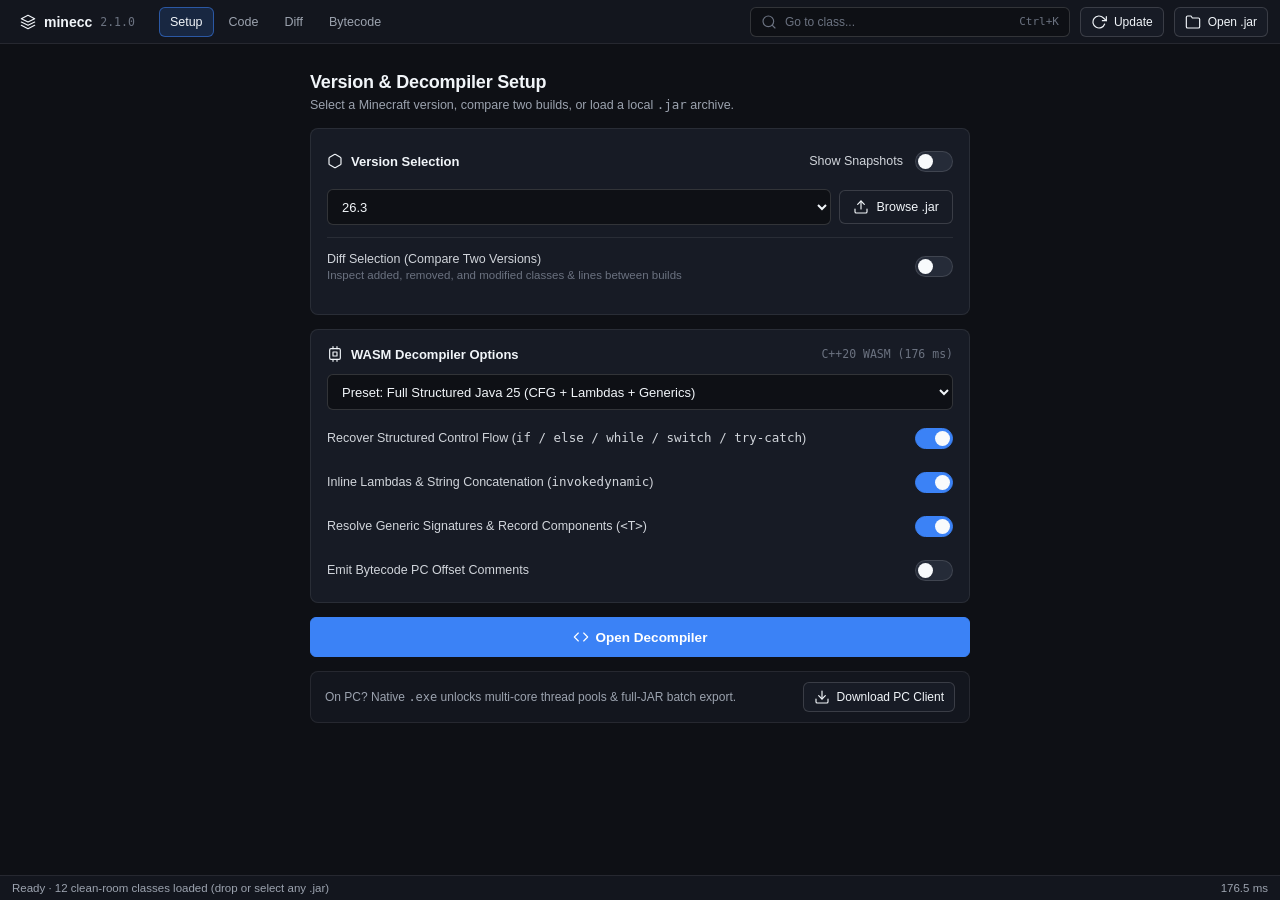
<file: docs/index.html>
<!DOCTYPE html>
<html lang="en">
<head>
  <meta charset="UTF-8" />
  <meta name="viewport" content="width=device-width, initial-scale=1.0, viewport-fit=cover" />
  <title>minecc — C++20 &amp; WASM Java Decompiler</title>
  <link rel="stylesheet" href="./style.css" />
</head>
<body>
  <input type="file" id="jarFileInput" accept=".jar,.zip,.class" hidden />
  <input type="file" id="baseJarInput" accept=".jar,.zip" hidden />

  <div class="app-shell">
    <!-- Clean Top Bar -->
    <header class="topbar">
      <button class="brand-btn" id="btnHome" type="button" title="Home Setup">
        <svg class="ic" viewBox="0 0 24 24"><polygon points="12 2 2 7 12 12 22 7 12 2"/><polyline points="2 17 12 22 22 17"/><polyline points="2 12 12 17 22 12"/></svg>
        <span>minecc</span>
        <span class="ver-tag">2.1.0</span>
      </button>

      <nav class="nav-pills" aria-label="Views">
        <button class="pill-btn active" data-nav="home" type="button">Setup</button>
        <button class="pill-btn" data-nav="code" type="button">Code</button>
        <button class="pill-btn" data-nav="diff" type="button">Diff</button>
        <button class="pill-btn" data-nav="disasm" type="button">Bytecode</button>
      </nav>

      <div class="top-spacer"></div>

      <button class="search-trigger" id="btnOpenSearch" type="button">
        <svg class="ic" viewBox="0 0 24 24"><circle cx="11" cy="11" r="8"/><line x1="21" y1="21" x2="16.65" y2="16.65"/></svg>
        <span>Go to class...</span>
        <kbd>Ctrl+K</kbd>
      </button>

      <button class="btn btn-sm" id="btnCheckUpdate" type="button" title="Check GitHub Updates">
        <svg class="ic" viewBox="0 0 24 24"><polyline points="23 4 23 10 17 10"/><path d="M20.49 15a9 9 0 1 1-2.12-9.36L23 10"/></svg>
        <span class="hide-mobile">Update</span>
      </button>

      <button class="btn btn-sm" id="btnTopOpenJar" type="button">
        <svg class="ic" viewBox="0 0 24 24"><path d="M22 19a2 2 0 0 1-2 2H4a2 2 0 0 1-2-2V5a2 2 0 0 1 2-2h5l2 3h9a2 2 0 0 1 2 2z"/></svg>
        <span>Open .jar</span>
      </button>
    </header>

    <!-- Main Stage -->
    <main class="main-stage">
      <!-- 1. CLEAN DEVELOPER HOME SCREEN (Version + Snapshots + Diff + WASM Decompiler Options) -->
      <section class="home-view" id="homeView">
        <div class="setup-container">
          <div class="setup-header">
            <h1>Version &amp; Decompiler Setup</h1>
            <p>Select a Minecraft version, compare two builds, or load a local <code>.jar</code> archive.</p>
          </div>

          <!-- Card 1: Version Selection + Show Snapshots + Diff Selection -->
          <div class="card">
            <div class="card-row-head">
              <div class="card-title">
                <svg class="ic" viewBox="0 0 24 24"><path d="M21 16V8a2 2 0 0 0-1-1.73l-7-4a2 2 0 0 0-2 0l-7 4A2 2 0 0 0 3 8v8a2 2 0 0 0 1 1.73l7 4a2 2 0 0 0 2 0l7-4A2 2 0 0 0 21 16z"/></svg>
                <span>Version Selection</span>
              </div>
              <label class="switch-row">
                <span class="switch-label">Show Snapshots</span>
                <span class="switch">
                  <input type="checkbox" id="chkSnapshots" />
                  <span class="switch-track"><span class="switch-knob"></span></span>
                </span>
              </label>
            </div>

            <div class="form-grid">
              <select class="select-ctrl" id="selTargetVersion" aria-label="Target Minecraft Version"></select>
              <button class="btn" id="btnPickTargetJar" type="button">
                <svg class="ic" viewBox="0 0 24 24"><path d="M21 15v4a2 2 0 0 1-2 2H5a2 2 0 0 1-2-2v-4"/><polyline points="17 8 12 3 7 8"/><line x1="12" y1="3" x2="12" y2="15"/></svg>
                <span id="lblTargetJar">Browse .jar</span>
              </button>
            </div>

            <div class="divider"></div>

            <!-- Diff Selection Toggle -->
            <label class="switch-row">
              <span>
                <span class="switch-label">Diff Selection (Compare Two Versions)</span>
                <span class="switch-sub">Inspect added, removed, and modified classes &amp; lines between builds</span>
              </span>
              <span class="switch">
                <input type="checkbox" id="chkDiffMode" />
                <span class="switch-track"><span class="switch-knob"></span></span>
              </span>
            </label>

            <div class="collapse-wrap" id="diffPanel">
              <div class="collapse-inner">
                <div class="form-grid">
                  <select class="select-ctrl" id="selBaseVersion" aria-label="Base Version for Diff"></select>
                  <button class="btn" id="btnPickBaseJar" type="button">
                    <svg class="ic" viewBox="0 0 24 24"><circle cx="18" cy="18" r="3"/><circle cx="6" cy="6" r="3"/><path d="M13 6h3a2 2 0 0 1 2 2v7"/><line x1="6" y1="9" x2="6" y2="21"/></svg>
                    <span id="lblBaseJar">Base .jar</span>
                  </button>
                </div>
              </div>
            </div>
          </div>

          <!-- Card 2: WASM Decompiler Options -->
          <div class="card">
            <div class="card-row-head">
              <div class="card-title">
                <svg class="ic" viewBox="0 0 24 24"><rect x="4" y="4" width="16" height="16" rx="2"/><rect x="9" y="9" width="6" height="6"/><line x1="9" y1="1" x2="9" y2="4"/><line x1="15" y1="1" x2="15" y2="4"/><line x1="9" y1="20" x2="9" y2="23"/><line x1="15" y1="20" x2="15" y2="23"/></svg>
                <span>WASM Decompiler Options</span>
              </div>
              <span class="ver-tag" id="wasmBadge">C++20 WASM Ready</span>
            </div>

            <select class="select-ctrl" id="selWasmPreset" aria-label="WASM Optimization Preset">
              <option value="full">Preset: Full Structured Java 25 (CFG + Lambdas + Generics)</option>
              <option value="fast">Preset: Fast Interactive Web Mode (Low Memory)</option>
              <option value="ir">Preset: Stack IR + Bytecode Offsets</option>
            </select>

            <label class="switch-row">
              <span class="switch-label">Recover Structured Control Flow (<code>if / else / while / switch / try-catch</code>)</span>
              <span class="switch"><input type="checkbox" id="optCfg" checked /><span class="switch-track"><span class="switch-knob"></span></span></span>
            </label>

            <label class="switch-row">
              <span class="switch-label">Inline Lambdas &amp; String Concatenation (<code>invokedynamic</code>)</span>
              <span class="switch"><input type="checkbox" id="optLambdas" checked /><span class="switch-track"><span class="switch-knob"></span></span></span>
            </label>

            <label class="switch-row">
              <span class="switch-label">Resolve Generic Signatures &amp; Record Components (<code>&lt;T&gt;</code>)</span>
              <span class="switch"><input type="checkbox" id="optGenerics" checked /><span class="switch-track"><span class="switch-knob"></span></span></span>
            </label>

            <label class="switch-row">
              <span class="switch-label">Emit Bytecode PC Offset Comments</span>
              <span class="switch"><input type="checkbox" id="optPc" /><span class="switch-track"><span class="switch-knob"></span></span></span>
            </label>
          </div>

          <!-- Primary Launch Button -->
          <div class="action-bar">
            <button class="btn btn-primary" id="btnLaunchStudio" type="button">
              <svg class="ic" viewBox="0 0 24 24"><polyline points="16 18 22 12 16 6"/><polyline points="8 6 2 12 8 18"/></svg>
              <span id="lblLaunchBtn">Open Decompiler</span>
            </button>
          </div>

          <!-- PC Client Note -->
          <div class="pc-note">
            <span>On PC? Native <code>.exe</code> unlocks multi-core thread pools &amp; full-JAR batch export.</span>
            <a class="btn btn-sm" href="https://github.com/92mxs21/minecc/releases/latest" target="_blank" rel="noopener">
              <svg class="ic" viewBox="0 0 24 24"><path d="M21 15v4a2 2 0 0 1-2 2H5a2 2 0 0 1-2-2v-4"/><polyline points="7 10 12 15 17 10"/><line x1="12" y1="15" x2="12" y2="3"/></svg>
              <span>Download PC Client</span>
            </a>
          </div>
        </div>
      </section>

      <!-- 2. ZERO-LAG DECOMPILER & DIFF WORKSPACE -->
      <section class="studio-view" id="studioView" data-mpane="code" hidden>
        <!-- Left Class / Diff List -->
        <aside class="pane pane-left">
          <div class="pane-head">
            <input class="filter-input" id="txtClassFilter" type="search" placeholder="Filter classes..." autocomplete="off" />
          </div>
          <div class="scroll-list" id="classList"></div>
        </aside>

        <!-- Center Code / Diff / Bytecode View -->
        <section class="pane pane-center">
          <div class="editor-bar">
            <div class="class-path" id="lblActivePath">net/minecraft/DetectedVersion.java</div>
            <div class="mode-tabs">
              <button class="pill-btn active" data-tab="code" type="button">Code</button>
              <button class="pill-btn" data-tab="diff" type="button">Diff</button>
              <button class="pill-btn" data-tab="disasm" type="button">Bytecode</button>
            </div>
          </div>
          <div class="code-scroller" id="codeScroller"></div>
        </section>

        <!-- Right Outline & XRefs -->
        <aside class="pane pane-right">
          <div class="pane-head">
            <strong style="font-size:12px;">Methods &amp; XRefs</strong>
          </div>
          <div class="scroll-list" id="outlineList"></div>
        </aside>
      </section>
    </main>

    <!-- Desktop Status Bar -->
    <footer class="statusbar">
      <span id="statusText">C++20 WebAssembly Engine initializing...</span>
      <span id="perfText">0.0 ms</span>
    </footer>

    <!-- Phone / Mobile Auto-Resized Bottom Bar -->
    <nav class="mobile-nav" id="mobileNav" aria-label="Mobile Navigation">
      <button class="mnav-btn active" data-mnav="home" type="button">
        <svg class="ic" viewBox="0 0 24 24"><polygon points="12 2 2 7 12 12 22 7 12 2"/><polyline points="2 12 12 17 22 12"/></svg>
        <span>Setup</span>
      </button>
      <button class="mnav-btn" data-mnav="classes" type="button">
        <svg class="ic" viewBox="0 0 24 24"><line x1="8" y1="6" x2="21" y2="6"/><line x1="8" y1="12" x2="21" y2="12"/><line x1="8" y1="18" x2="21" y2="18"/><line x1="3" y1="6" x2="3.01" y2="6"/><line x1="3" y1="12" x2="3.01" y2="12"/><line x1="3" y1="18" x2="3.01" y2="18"/></svg>
        <span>Classes</span>
      </button>
      <button class="mnav-btn" data-mnav="code" type="button">
        <svg class="ic" viewBox="0 0 24 24"><polyline points="16 18 22 12 16 6"/><polyline points="8 6 2 12 8 18"/></svg>
        <span>Code</span>
      </button>
      <button class="mnav-btn" data-mnav="outline" type="button">
        <svg class="ic" viewBox="0 0 24 24"><circle cx="18" cy="18" r="3"/><circle cx="6" cy="6" r="3"/><path d="M13 6h3a2 2 0 0 1 2 2v7"/><line x1="6" y1="9" x2="6" y2="21"/></svg>
        <span>Outline</span>
      </button>
    </nav>
  </div>

  <!-- Startup Auto-Updater Toast (`yoooo brooo update (pls update fixes things)`) -->
  <aside class="update-toast" id="updateToast" role="status" aria-live="polite">
    <div class="upd-top">
      <svg class="ic" style="color:var(--accent);width:20px;height:20px;margin-top:1px;" viewBox="0 0 24 24">
        <path d="M21 15v4a2 2 0 0 1-2 2H5a2 2 0 0 1-2-2v-4"/><polyline points="7 10 12 15 17 10"/><line x1="12" y1="15" x2="12" y2="3"/>
      </svg>
      <div>
        <div class="upd-head" id="updHeadline">yoooo brooo update (pls update fixes things)</div>
        <div class="upd-sub" id="updDetail">Checking GitHub Releases...</div>
      </div>
      <button class="upd-close" id="btnCloseUpdate" type="button" aria-label="Dismiss">
        <svg class="ic" viewBox="0 0 24 24"><line x1="18" y1="6" x2="6" y2="18"/><line x1="6" y1="6" x2="18" y2="18"/></svg>
      </button>
    </div>
    <div class="upd-actions">
      <a class="btn btn-sm btn-primary" id="btnUpdateNow" href="https://github.com/92mxs21/minecc/releases/latest" target="_blank" rel="noopener">
        Update Now
      </a>
      <button class="btn btn-sm" id="btnDismissUpdate2" type="button">Later</button>
    </div>
  </aside>

  <!-- Quick Search Modal (`Ctrl+K`) -->
  <div class="modal-backdrop" id="searchModal" hidden>
    <div class="modal-box">
      <input class="modal-input" id="txtQuickSearch" type="search" placeholder="Search classes..." autocomplete="off" />
      <div class="scroll-list" id="quickSearchList" style="max-height:320px;"></div>
    </div>
  </div>

  <script src="./app.js"></script>
</body>
</html>
</file>
<file: docs/style.css>
/* docs/style.css — Clean Non-AI Developer UI + Automatic Phone Responsive Layout */
:root {
  --bg-0: #0e1015;
  --bg-1: #13161e;
  --bg-2: #171b25;
  --bg-3: #1e2431;
  --bg-sel: rgba(59, 130, 246, 0.16);
  --border: rgba(255, 255, 255, 0.08);
  --border-strong: rgba(255, 255, 255, 0.15);
  --accent: #3b82f6;
  --accent-hover: #2563eb;
  --green: #22c55e;
  --amber: #eab308;
  --red: #ef4444;
  --fg-0: #f1f5f9;
  --fg-1: #d1d5db;
  --fg-2: #9ca3af;
  --fg-3: #6b7280;
  --kw: #c678dd;
  --ty: #61afef;
  --fn: #e5c07b;
  --str: #98c379;
  --cmt: #5c6370;
  --ease-spring: cubic-bezier(0.2, 0.9, 0.25, 1);
}

* { box-sizing: border-box; margin: 0; padding: 0; -webkit-tap-highlight-color: transparent; }

html, body {
  width: 100%;
  height: 100dvh;
  overflow: hidden;
  background: var(--bg-0);
  color: var(--fg-0);
  font-family: -apple-system, BlinkMacSystemFont, "Segoe UI", Inter, Roboto, sans-serif;
  font-size: 13px;
  -webkit-font-smoothing: antialiased;
}

svg.ic {
  width: 16px;
  height: 16px;
  stroke: currentColor;
  stroke-width: 1.75;
  stroke-linecap: round;
  stroke-linejoin: round;
  fill: none;
  flex-shrink: 0;
  shape-rendering: geometricPrecision;
}

/* App Shell */
.app-shell {
  display: flex;
  flex-direction: column;
  width: 100%;
  height: 100dvh;
  padding-top: env(safe-area-inset-top);
  padding-bottom: env(safe-area-inset-bottom);
}

/* Top Bar */
.topbar {
  height: 44px;
  background: var(--bg-1);
  border-bottom: 1px solid var(--border);
  display: flex;
  align-items: center;
  gap: 10px;
  padding: 0 12px;
  flex-shrink: 0;
  z-index: 20;
}

.brand-btn {
  display: flex;
  align-items: center;
  gap: 8px;
  background: none;
  border: none;
  color: var(--fg-0);
  font-weight: 600;
  font-size: 14px;
  cursor: pointer;
  padding: 6px 8px;
  border-radius: 6px;
  transition: background 140ms var(--ease-spring);
}
.brand-btn:hover { background: var(--bg-3); }
.ver-tag { color: var(--fg-3); font-family: ui-monospace, SFMono-Regular, Menlo, monospace; font-size: 11.5px; font-weight: 400; }

.nav-pills {
  display: flex;
  gap: 4px;
  margin-left: 6px;
}

.pill-btn {
  display: inline-flex;
  align-items: center;
  gap: 6px;
  height: 30px;
  padding: 0 10px;
  border-radius: 6px;
  border: 1px solid transparent;
  background: transparent;
  color: var(--fg-2);
  font-size: 12.5px;
  font-weight: 500;
  cursor: pointer;
  transition: background 140ms var(--ease-spring), color 140ms var(--ease-spring), border-color 140ms var(--ease-spring);
}
.pill-btn:hover { color: var(--fg-0); background: var(--bg-2); }
.pill-btn.active { color: var(--fg-0); background: var(--bg-sel); border-color: rgba(59, 130, 246, 0.55); }

.top-spacer { flex: 1; }

.search-trigger {
  display: flex;
  align-items: center;
  gap: 8px;
  width: min(320px, 34vw);
  height: 30px;
  padding: 0 10px;
  background: var(--bg-0);
  border: 1px solid var(--border-strong);
  border-radius: 6px;
  color: var(--fg-3);
  cursor: pointer;
  font-size: 12px;
  transition: border-color 140ms var(--ease-spring);
}
.search-trigger:hover { border-color: rgba(255,255,255,0.28); color: var(--fg-2); }
.search-trigger kbd {
  margin-left: auto;
  font-family: ui-monospace, monospace;
  font-size: 11px;
  color: var(--fg-3);
}

.btn {
  display: inline-flex;
  align-items: center;
  justify-content: center;
  gap: 7px;
  height: 34px;
  padding: 0 13px;
  border-radius: 6px;
  border: 1px solid var(--border-strong);
  background: var(--bg-2);
  color: var(--fg-0);
  font-size: 12.5px;
  font-weight: 500;
  cursor: pointer;
  white-space: nowrap;
  text-decoration: none;
  transition: transform 120ms var(--ease-spring), background 140ms var(--ease-spring), border-color 140ms var(--ease-spring);
}
.btn:hover { background: var(--bg-3); }
.btn:active { transform: scale(0.98); }
.btn-sm { height: 30px; padding: 0 10px; font-size: 12px; }
.btn-primary { background: var(--accent); border-color: var(--accent); color: #fff; font-weight: 600; }
.btn-primary:hover { background: var(--accent-hover); }

/* Main Viewport */
.main-stage {
  flex: 1;
  position: relative;
  overflow: hidden;
  display: flex;
}

/* HOME VIEW — Clean, Non-AI Setup Form */
.home-view {
  width: 100%;
  height: 100%;
  overflow-y: auto;
  -webkit-overflow-scrolling: touch;
  padding: 28px 16px 40px;
  display: flex;
  justify-content: center;
  align-items: flex-start;
  animation: fadeSlideIn 180ms var(--ease-spring);
}
.home-view[hidden], .studio-view[hidden] { display: none !important; }

@keyframes fadeSlideIn {
  from { opacity: 0; transform: translateY(6px); }
  to { opacity: 1; transform: translateY(0); }
}

.setup-container {
  width: 100%;
  max-width: 660px;
  display: flex;
  flex-direction: column;
  gap: 14px;
}

.setup-header { margin-bottom: 2px; }
.setup-header h1 { font-size: 18px; font-weight: 600; color: var(--fg-0); letter-spacing: -0.01em; }
.setup-header p { font-size: 12.5px; color: var(--fg-2); margin-top: 4px; }

.card {
  background: var(--bg-2);
  border: 1px solid var(--border);
  border-radius: 8px;
  padding: 16px;
  display: flex;
  flex-direction: column;
  gap: 12px;
}

.card-row-head {
  display: flex;
  align-items: center;
  justify-content: space-between;
  gap: 12px;
}

.card-title {
  display: flex;
  align-items: center;
  gap: 8px;
  font-size: 13px;
  font-weight: 600;
  color: var(--fg-0);
}

.form-grid {
  display: grid;
  grid-template-columns: 1fr auto;
  gap: 8px;
  align-items: center;
}

.select-ctrl {
  width: 100%;
  height: 36px;
  padding: 0 10px;
  border-radius: 6px;
  border: 1px solid var(--border-strong);
  background: var(--bg-0);
  color: var(--fg-0);
  font-size: 13px;
  outline: none;
  cursor: pointer;
}
.select-ctrl:focus { border-color: var(--accent); }

.divider { height: 1px; background: var(--border); }

/* Animated Smooth Toggle Switch (GPU transform ONLY!) */
.switch-row {
  display: flex;
  align-items: center;
  justify-content: space-between;
  gap: 12px;
  min-height: 32px;
  cursor: pointer;
  user-select: none;
}
.switch-label { color: var(--fg-1); font-size: 12.5px; line-height: 1.35; }
.switch-sub { color: var(--fg-3); font-size: 11.5px; display: block; margin-top: 1px; }

.switch {
  position: relative;
  width: 38px;
  height: 21px;
  flex-shrink: 0;
}
.switch input { opacity: 0; width: 0; height: 0; position: absolute; }
.switch-track {
  position: absolute;
  inset: 0;
  background: #252b38;
  border: 1px solid rgba(255,255,255,0.12);
  border-radius: 999px;
  transition: background 180ms var(--ease-spring);
}
.switch-knob {
  position: absolute;
  top: 2px;
  left: 2px;
  width: 15px;
  height: 15px;
  border-radius: 50%;
  background: #f8fafc;
  transform: translateX(0);
  transition: transform 180ms var(--ease-spring);
  will-change: transform;
}
.switch input:checked + .switch-track { background: var(--accent); border-color: var(--accent); }
.switch input:checked + .switch-track .switch-knob { transform: translateX(17px); }

/* Diff Collapsible Panel (GPU grid-template-rows animation — smooth & non-buggy!) */
.collapse-wrap {
  display: grid;
  grid-template-rows: 0fr;
  opacity: 0;
  transition: grid-template-rows 200ms var(--ease-spring), opacity 180ms var(--ease-spring);
}
.collapse-wrap.open { grid-template-rows: 1fr; opacity: 1; }
.collapse-inner { overflow: hidden; display: flex; flex-direction: column; gap: 10px; padding-top: 4px; }

.action-bar {
  display: flex;
  gap: 10px;
  flex-wrap: wrap;
}
.action-bar .btn-primary { flex: 1; min-width: 190px; height: 40px; font-size: 13.5px; }

.pc-note {
  display: flex;
  align-items: center;
  justify-content: space-between;
  gap: 10px;
  padding: 10px 14px;
  background: var(--bg-1);
  border: 1px solid var(--border);
  border-radius: 8px;
  color: var(--fg-2);
  font-size: 12px;
}

/* STUDIO WORKSPACE VIEW */
.studio-view {
  width: 100%;
  height: 100%;
  display: grid;
  grid-template-columns: 260px 1fr 270px;
  overflow: hidden;
}

.pane {
  display: flex;
  flex-direction: column;
  height: 100%;
  overflow: hidden;
  background: var(--bg-1);
}
.pane-left { border-right: 1px solid var(--border); }
.pane-center { background: var(--bg-0); }
.pane-right { border-left: 1px solid var(--border); }

.pane-head {
  height: 38px;
  padding: 0 10px;
  border-bottom: 1px solid var(--border);
  display: flex;
  align-items: center;
  gap: 8px;
  flex-shrink: 0;
}

.filter-input {
  width: 100%;
  height: 28px;
  padding: 0 9px;
  border-radius: 5px;
  border: 1px solid var(--border-strong);
  background: var(--bg-0);
  color: var(--fg-0);
  font-size: 12.5px;
  outline: none;
}
.filter-input:focus { border-color: var(--accent); }

.scroll-list {
  flex: 1;
  overflow-y: auto;
  -webkit-overflow-scrolling: touch;
  padding: 4px;
}

.tree-item {
  display: flex;
  align-items: center;
  gap: 7px;
  width: 100%;
  padding: 6px 8px;
  border: none;
  background: transparent;
  color: var(--fg-1);
  border-radius: 5px;
  text-align: left;
  font-size: 12.5px;
  cursor: pointer;
  overflow: hidden;
}
.tree-item:hover { background: var(--bg-2); }
.tree-item.active { background: var(--bg-sel); color: var(--fg-0); font-weight: 600; }
.tree-item .pkg-sub { color: var(--fg-3); font-size: 11px; margin-left: auto; overflow: hidden; text-overflow: ellipsis; }

.diff-badge {
  font-family: ui-monospace, monospace;
  font-weight: 700;
  font-size: 12px;
  width: 14px;
  text-align: center;
}
.diff-add { color: var(--green); }
.diff-rem { color: var(--red); }
.diff-mod { color: var(--amber); }

/* Code Editor */
.editor-bar {
  height: 38px;
  padding: 0 12px;
  background: var(--bg-1);
  border-bottom: 1px solid var(--border);
  display: flex;
  align-items: center;
  justify-content: space-between;
  gap: 8px;
  flex-shrink: 0;
}
.class-path {
  font-family: ui-monospace, SFMono-Regular, Menlo, Consolas, monospace;
  font-size: 12px;
  color: var(--fg-1);
  overflow: hidden;
  text-overflow: ellipsis;
  white-space: nowrap;
}
.mode-tabs { display: flex; gap: 4px; }

.code-scroller {
  flex: 1;
  overflow: auto;
  -webkit-overflow-scrolling: touch;
  font-family: ui-monospace, SFMono-Regular, Menlo, Monaco, Consolas, monospace;
  font-size: 12.5px;
  line-height: 1.55;
  padding: 8px 0 28px;
}

.code-row {
  display: flex;
  min-width: max-content;
  padding-right: 20px;
}
.code-row:hover { background: rgba(255,255,255,0.025); }
.code-row.hl { background: rgba(59, 130, 246, 0.14); }
.code-row.d-add { background: rgba(34, 197, 94, 0.13); color: #86efac; }
.code-row.d-del { background: rgba(239, 68, 68, 0.13); color: #fca5a5; }

.ln-num {
  width: 48px;
  padding-right: 12px;
  text-align: right;
  color: var(--fg-3);
  user-select: none;
  flex-shrink: 0;
}
.ln-txt { white-space: pre; color: var(--fg-0); }
.tok-kw { color: var(--kw); font-weight: 600; }
.tok-ty { color: var(--ty); }
.tok-fn { color: var(--fn); }
.tok-st { color: var(--str); }
.tok-cm { color: var(--cmt); font-style: italic; }

/* Status Footer */
.statusbar {
  height: 25px;
  background: var(--bg-1);
  border-top: 1px solid var(--border);
  padding: 0 12px;
  display: flex;
  align-items: center;
  justify-content: space-between;
  font-size: 11.5px;
  color: var(--fg-2);
  flex-shrink: 0;
}

/* Mobile Bottom Navigation (Hidden on Desktop, Auto-Shown on Phones!) */
.mobile-nav { display: none; }

/* Startup Auto-Update Toast (`yoooo brooo update (pls update fixes things)`) */
.update-toast {
  position: fixed;
  top: calc(54px + env(safe-area-inset-top));
  right: 14px;
  width: min(410px, calc(100vw - 28px));
  background: var(--bg-3);
  border: 1px solid rgba(59, 130, 246, 0.6);
  border-radius: 10px;
  padding: 13px 14px;
  box-shadow: 0 12px 32px rgba(0, 0, 0, 0.45);
  z-index: 60;
  transform: translateY(-16px) scale(0.98);
  opacity: 0;
  pointer-events: none;
  transition: transform 220ms var(--ease-spring), opacity 180ms var(--ease-spring);
  will-change: transform, opacity;
}
.update-toast.visible {
  transform: translateY(0) scale(1);
  opacity: 1;
  pointer-events: auto;
}
.upd-top { display: flex; align-items: flex-start; gap: 10px; }
.upd-head { font-weight: 600; font-size: 13px; color: var(--fg-0); }
.upd-sub { font-size: 11.5px; color: var(--fg-2); margin-top: 3px; }
.upd-actions { display: flex; align-items: center; gap: 8px; margin-top: 10px; padding-left: 26px; }
.upd-close {
  margin-left: auto;
  background: none;
  border: none;
  color: var(--fg-3);
  cursor: pointer;
  padding: 2px;
}
.upd-close:hover { color: var(--fg-0); }

/* Search Modal */
.modal-backdrop {
  position: fixed;
  inset: 0;
  background: rgba(0, 0, 0, 0.6);
  z-index: 70;
  display: flex;
  justify-content: center;
  align-items: flex-start;
  padding: 64px 14px 14px;
}
.modal-backdrop[hidden] { display: none !important; }
.modal-box {
  width: 100%;
  max-width: 560px;
  background: var(--bg-2);
  border: 1px solid var(--border-strong);
  border-radius: 9px;
  overflow: hidden;
  animation: fadeSlideIn 150ms var(--ease-spring);
}
.modal-input {
  width: 100%;
  height: 44px;
  padding: 0 14px;
  border: none;
  border-bottom: 1px solid var(--border);
  background: var(--bg-1);
  color: var(--fg-0);
  font-size: 16px;
  outline: none;
}

/* ============================================================================
   AUTOMATIC PHONE / MOBILE RESPONSIVE LAYOUT (WEBSITE ONLY!)
   ============================================================================ */
@media (max-width: 900px) {
  .nav-pills, .search-trigger, .hide-mobile, .statusbar { display: none !important; }

  .topbar { height: 48px; padding: 0 10px; }
  .select-ctrl, .filter-input { font-size: 16px; height: 42px; } /* Prevents iOS zoom jump! */
  .btn { height: 40px; }
  .btn-sm { height: 34px; }

  .home-view { padding: 16px 12px 28px; }
  .card { padding: 14px; }
  .form-grid { grid-template-columns: 1fr; }
  .pc-note { flex-direction: column; align-items: stretch; }

  .studio-view {
    display: flex;
    flex-direction: column;
  }
  .pane-left, .pane-right, .pane-center {
    width: 100%;
    height: 100%;
    border: none;
  }
  .studio-view[data-mpane="classes"] .pane-center,
  .studio-view[data-mpane="classes"] .pane-right { display: none; }

  .studio-view[data-mpane="code"] .pane-left,
  .studio-view[data-mpane="code"] .pane-right { display: none; }

  .studio-view[data-mpane="outline"] .pane-left,
  .studio-view[data-mpane="outline"] .pane-center { display: none; }

  .tree-item { padding: 10px; font-size: 14px; }
  .code-scroller { font-size: 12px; }
  .ln-num { width: 40px; padding-right: 8px; }

  .mobile-nav {
    display: grid;
    grid-template-columns: repeat(4, 1fr);
    height: 52px;
    background: var(--bg-1);
    border-top: 1px solid var(--border);
    flex-shrink: 0;
  }
  .mnav-btn {
    display: flex;
    flex-direction: column;
    align-items: center;
    justify-content: center;
    gap: 3px;
    border: none;
    background: none;
    color: var(--fg-3);
    font-size: 11px;
    font-weight: 500;
    cursor: pointer;
  }
  .mnav-btn.active { color: var(--accent); }
}
</file>
